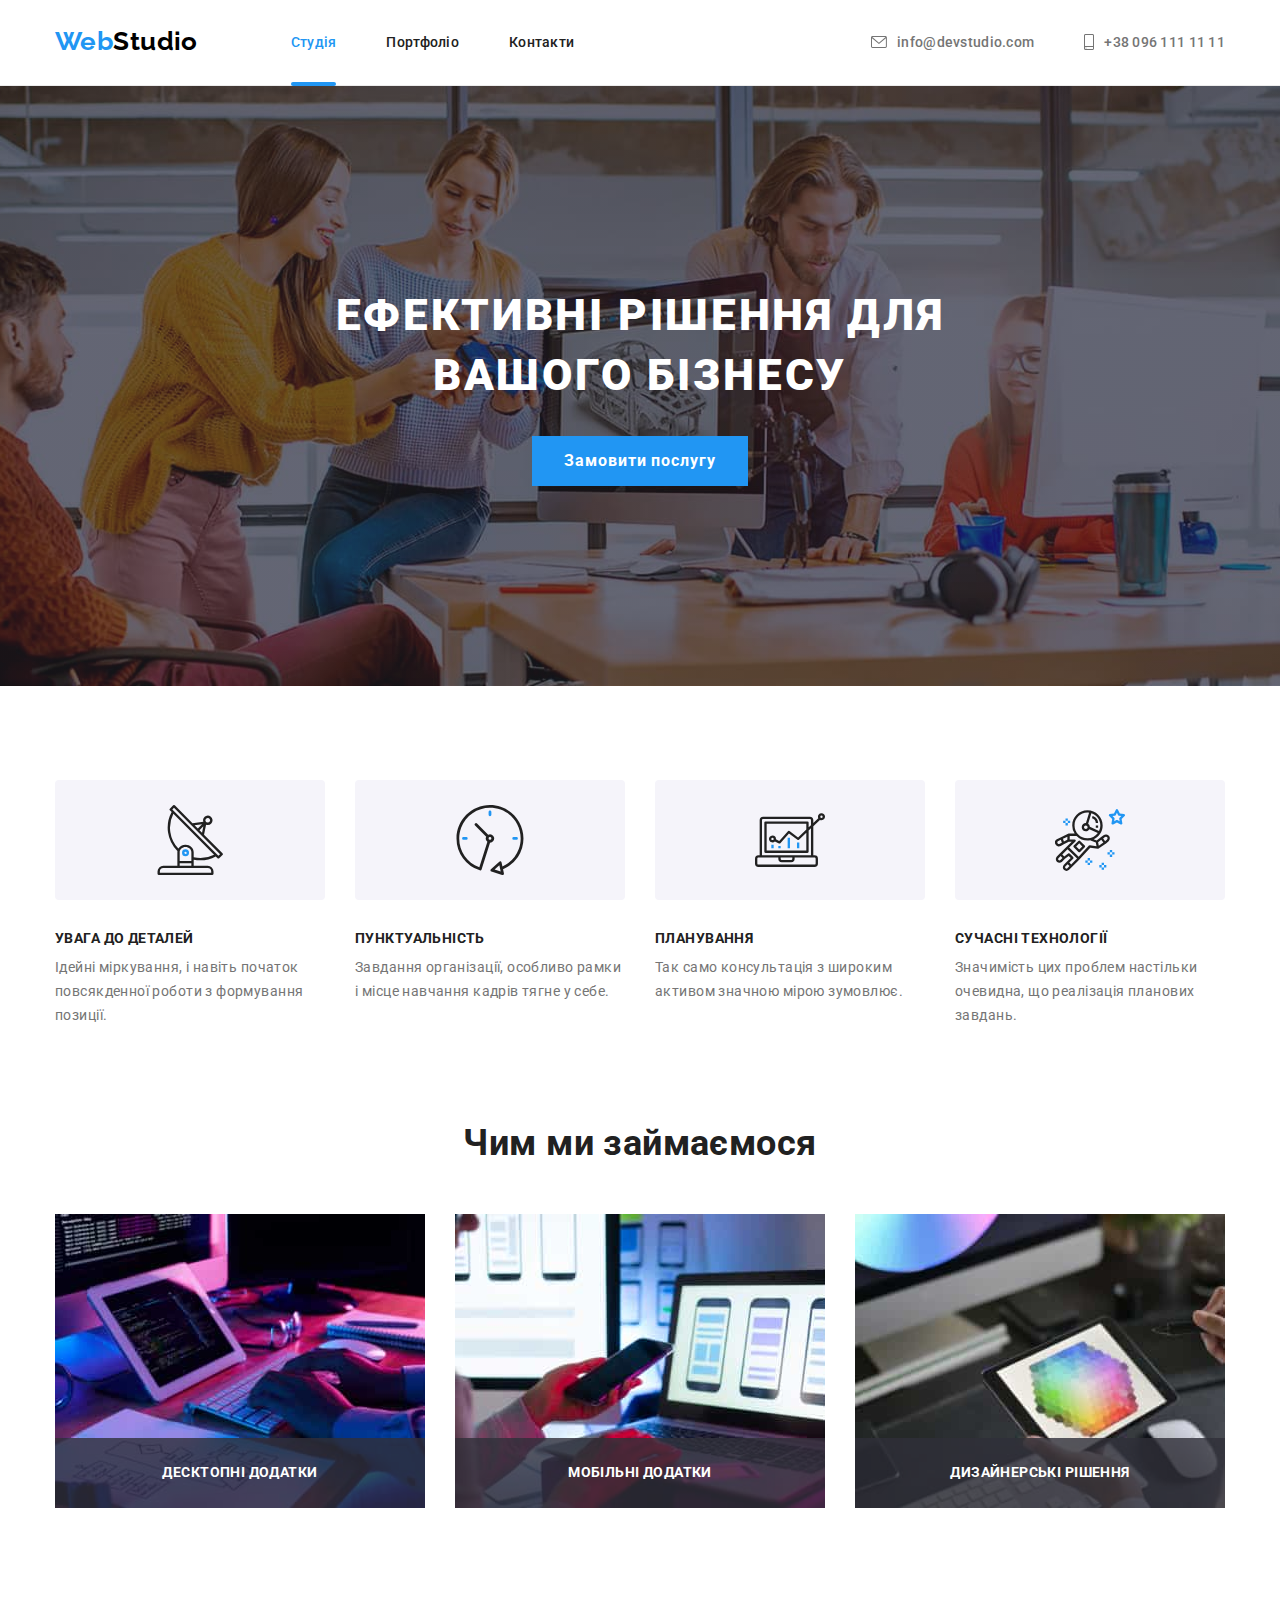
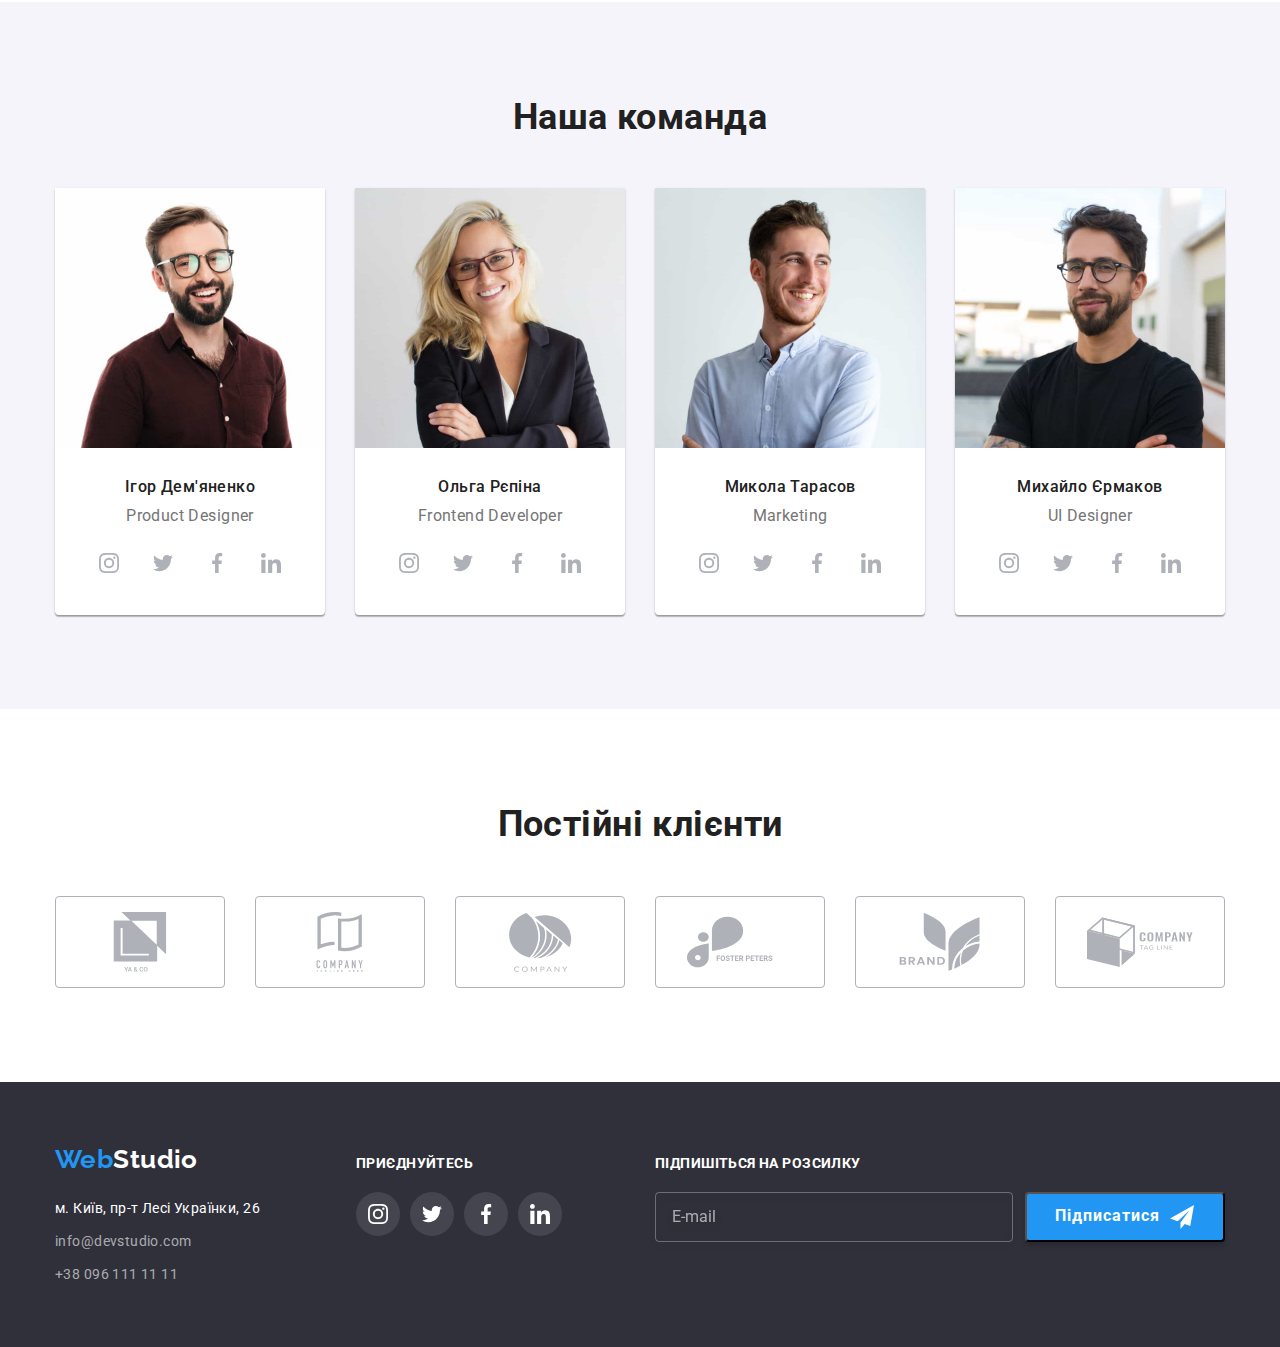
<file: index.html>
<!--https://www.figma.com/file/1ehrLBauvVFu4mVhxsHzyZ/Web-Studio-(Version-2.1)?node-id=0%3A1-->
<!DOCTYPE html>
<html lang="uk">
  <head>
    <meta charset="UTF-8" />
    <meta http-equiv="X-UA-Compatible" content="IE=edge" />
    <meta name="viewport" content="width=device-width, initial-scale=1.0" />
    <link rel="preconnect" href="https://fonts.googleapis.com" />
    <link rel="preconnect" href="https://fonts.gstatic.com" crossorigin />
    <link
      href="https://fonts.googleapis.com/css2?family=Raleway:wght@700&family=Roboto:wght@400;500;700;900&display=swap"
      rel="stylesheet"
    />
    <link
      rel="stylesheet"
      href="https://cdnjs.cloudflare.com/ajax/libs/modern-normalize/1.0.0/modern-normalize.min.css"
    />
    <link rel="stylesheet" href="./css/main.min.css" />
    <!-- <link rel="stylesheet" href="./css/styles.css" /> -->
    <title>Web Studio</title>
  </head>

  <body>
    <!-- Хедер -->
    <header class="header">
      <div class="container header__container">
        <nav class="nav">
          <a href="./index.html" class="logo logo--header-indent"
            >Web<span class="logo__dark">Studio</span>
          </a>
          <ul class="site-nav">
            <li class="site-nav__item">
              <a href="./index.html" class="site-nav__link site-nav__link--current">Студія</a>
            </li>
            <li class="site-nav__item">
              <a href="./portfolio.html" class="site-nav__link">Портфоліо</a>
            </li>
            <li class="site-nav__item"><a href="#" class="site-nav__link">Контакти</a></li>
          </ul>
        </nav>

        <ul class="contacts header__contacts">
          <li class="contacts__item">
            <a href="mailto:info@devstudio.com" class="contacts__link">
              <svg class="contacts__icon" width="16" height="12">
                <use href="./images/icons.svg#envelope"></use>
              </svg>
              info@devstudio.com</a
            >
          </li>
          <li class="contacts__item">
            <a href="tel:+380961111111" class="contacts__link">
              <svg class="contacts__icon" width="10" height="16">
                <use href="./images/icons.svg#smartphone"></use></svg
              >+38 096 111 11 11</a
            >
          </li>
        </ul>
      </div>
    </header>

    <main>
      <!-- Герой -->
      <section class="hero">
        <div class="container">
          <h1 class="hero__title">Ефективні рішення для вашого бізнесу</h1>
          <button type="button" class="hero__button" data-modal-open>Замовити послугу</button>
        </div>
      </section>

      <!-- Наші особливості -->
      <section class="section">
        <div class="container">
          <h2 class="visually-hidden section__title">Наші особливості</h2>
          <ul class="features">
            <li class="features__item">
              <div class="features__icon-box">
                <svg width="70" height="70">
                  <use href="./images/icons.svg#antenna"></use>
                </svg>
              </div>
              <h3 class="features__title">Увага до деталей</h3>
              <p class="features__desc">
                Ідейні міркування, і навіть початок повсякденної роботи з формування позиції.
              </p>
            </li>
            <li class="features__item">
              <div class="features__icon-box">
                <svg width="70" height="70">
                  <use href="./images/icons.svg#clock"></use>
                </svg>
              </div>
              <h3 class="features__title">Пунктуальність</h3>
              <p class="features__desc">
                Завдання організації, особливо рамки і місце навчання кадрів тягне у себе.
              </p>
            </li>
            <li class="features__item">
              <div class="features__icon-box">
                <svg width="70" height="70">
                  <use href="./images/icons.svg#diagram"></use>
                </svg>
              </div>
              <h3 class="features__title">Планування</h3>
              <p class="features__desc">
                Так само консультація з широким активом значною мірою зумовлює.
              </p>
            </li>
            <li class="features__item">
              <div class="features__icon-box">
                <svg width="70" height="70">
                  <use href="./images/icons.svg#astronaut"></use>
                </svg>
              </div>
              <h3 class="features__title">Сучасні технології</h3>
              <p class="features__desc">
                Значимість цих проблем настільки очевидна, що реалізація планових завдань.
              </p>
            </li>
          </ul>
        </div>
      </section>

      <!-- Чим ми займаємося -->
      <section class="section section--no-pudding-top">
        <div class="container">
          <h2 class="section__title">Чим ми займаємося</h2>
          <ul class="activities">
            <li class="activities__item">
              <img src="./images/keyboard.jpeg" alt="Клавіатура" width="370" />
              <p class="activities__text">Десктопні додатки</p>
            </li>
            <li class="activities__item">
              <img src="./images/smartphone.jpeg" alt="Смартфон" width="370" />
              <p class="activities__text">Мобільні додатки</p>
            </li>
            <li class="activities__item">
              <img src="./images/tablet.jpeg" alt="Планшет" width="370" />
              <p class="activities__text">Дизайнерські рішення</p>
            </li>
          </ul>
        </div>
      </section>

      <!-- Наша команда -->
      <section class="section section--other-bg">
        <div class="container">
          <h2 class="section__title">Наша команда</h2>
          <ul class="team">
            <li class="team__item">
              <img src="./images/demyanenko.jpeg" alt="Ігор Дем'яненко" width="270" />
              <div class="team__box">
                <h3 class="team__title">Ігор Дем'яненко</h3>
                <p class="team__text">Product Designer</p>
                <ul class="socials">
                  <li>
                    <a
                      class="socials__link"
                      href="https://www.instagram.com/"
                      target="_blank"
                      rel="noopener noreferrer"
                      aria-label="Instagram"
                    >
                      <svg class="socials__icon" width="20" height="20">
                        <use href="./images/icons.svg#instagram"></use>
                      </svg>
                    </a>
                  </li>
                  <li>
                    <a
                      class="socials__link"
                      href="https://twitter.com"
                      target="_blank"
                      rel="noopener noreferrer"
                      aria-label="Twitter"
                    >
                      <svg class="socials__icon" width="20" height="20">
                        <use href="./images/icons.svg#twitter"></use>
                      </svg>
                    </a>
                  </li>
                  <li>
                    <a
                      class="socials__link"
                      href="https://www.facebook.com"
                      target="_blank"
                      rel="noopener noreferrer"
                      aria-label="Facebook"
                    >
                      <svg class="socials__icon" width="20" height="20">
                        <use href="./images/icons.svg#facebook"></use>
                      </svg>
                    </a>
                  </li>
                  <li>
                    <a
                      class="socials__link"
                      href="https://www.linkedin.com"
                      target="_blank"
                      rel="noopener noreferrer"
                      aria-label="Linkedin"
                    >
                      <svg class="socials__icon" width="20" height="20">
                        <use href="./images/icons.svg#linkedin"></use>
                      </svg>
                    </a>
                  </li>
                </ul>
              </div>
            </li>
            <li class="team__item">
              <img src="./images/repina.jpeg" alt="Ольга Рєпіна" width="270" />
              <div class="team__box">
                <h3 class="team__title">Ольга Рєпіна</h3>
                <p class="team__text">Frontend Developer</p>
                <ul class="socials">
                  <li>
                    <a
                      class="socials__link"
                      href="https://www.instagram.com/"
                      target="_blank"
                      rel="noopener noreferrer"
                      aria-label="Instagram"
                    >
                      <svg class="socials__icon" width="20" height="20">
                        <use href="./images/icons.svg#instagram"></use>
                      </svg>
                    </a>
                  </li>
                  <li>
                    <a
                      class="socials__link"
                      href="https://twitter.com"
                      target="_blank"
                      rel="noopener noreferrer"
                      aria-label="Twitter"
                    >
                      <svg class="socials__icon" width="20" height="20">
                        <use href="./images/icons.svg#twitter"></use>
                      </svg>
                    </a>
                  </li>
                  <li>
                    <a
                      class="socials__link"
                      href="https://www.facebook.com"
                      target="_blank"
                      rel="noopener noreferrer"
                      aria-label="Facebook"
                    >
                      <svg class="socials__icon" width="20" height="20">
                        <use href="./images/icons.svg#facebook"></use>
                      </svg>
                    </a>
                  </li>
                  <li>
                    <a
                      class="socials__link"
                      href="https://www.linkedin.com"
                      target="_blank"
                      rel="noopener noreferrer"
                      aria-label="Linkedin"
                    >
                      <svg class="socials__icon" width="20" height="20">
                        <use href="./images/icons.svg#linkedin"></use>
                      </svg>
                    </a>
                  </li>
                </ul>
              </div>
            </li>
            <li class="team__item">
              <img src="./images/tarasov.jpeg" alt="Микола Тарасов" width="270" />
              <div class="team__box">
                <h3 class="team__title">Микола Тарасов</h3>
                <p class="team__text">Marketing</p>
                <ul class="socials">
                  <li>
                    <a
                      class="socials__link"
                      href="https://www.instagram.com/"
                      target="_blank"
                      rel="noopener noreferrer"
                      aria-label="Instagram"
                    >
                      <svg class="socials__icon" width="20" height="20">
                        <use href="./images/icons.svg#instagram"></use>
                      </svg>
                    </a>
                  </li>
                  <li>
                    <a
                      class="socials__link"
                      href="https://twitter.com"
                      target="_blank"
                      rel="noopener noreferrer"
                      aria-label="Twitter"
                    >
                      <svg class="socials__icon" width="20" height="20">
                        <use href="./images/icons.svg#twitter"></use>
                      </svg>
                    </a>
                  </li>
                  <li>
                    <a
                      class="socials__link"
                      href="https://www.facebook.com"
                      target="_blank"
                      rel="noopener noreferrer"
                      aria-label="Facebook"
                    >
                      <svg class="socials__icon" width="20" height="20">
                        <use href="./images/icons.svg#facebook"></use>
                      </svg>
                    </a>
                  </li>
                  <li>
                    <a
                      class="socials__link"
                      href="https://www.linkedin.com"
                      target="_blank"
                      rel="noopener noreferrer"
                      aria-label="Linkedin"
                    >
                      <svg class="socials__icon" width="20" height="20">
                        <use href="./images/icons.svg#linkedin"></use>
                      </svg>
                    </a>
                  </li>
                </ul>
              </div>
            </li>
            <li class="team__item">
              <img src="./images/ermakov.jpeg" alt="Михайло Єрмаков" width="270" />
              <div class="team__box">
                <h3 class="team__title">Михайло Єрмаков</h3>
                <p class="team__text">UI Designer</p>
                <ul class="socials">
                  <li>
                    <a
                      class="socials__link"
                      href="https://www.instagram.com/"
                      target="_blank"
                      rel="noopener noreferrer"
                      aria-label="Instagram"
                    >
                      <svg class="socials__icon" width="20" height="20">
                        <use href="./images/icons.svg#instagram"></use>
                      </svg>
                    </a>
                  </li>
                  <li>
                    <a
                      class="socials__link"
                      href="https://twitter.com"
                      target="_blank"
                      rel="noopener noreferrer"
                      aria-label="Twitter"
                    >
                      <svg class="socials__icon" width="20" height="20">
                        <use href="./images/icons.svg#twitter"></use>
                      </svg>
                    </a>
                  </li>
                  <li>
                    <a
                      class="socials__link"
                      href="https://www.facebook.com"
                      target="_blank"
                      rel="noopener noreferrer"
                      aria-label="Facebook"
                    >
                      <svg class="socials__icon" width="20" height="20">
                        <use href="./images/icons.svg#facebook"></use>
                      </svg>
                    </a>
                  </li>
                  <li>
                    <a
                      class="socials__link"
                      href="https://www.linkedin.com"
                      target="_blank"
                      rel="noopener noreferrer"
                      aria-label="Linkedin"
                    >
                      <svg class="socials__icon" width="20" height="20">
                        <use href="./images/icons.svg#linkedin"></use>
                      </svg>
                    </a>
                  </li>
                </ul>
              </div>
            </li>
          </ul>
        </div>
      </section>

      <!-- Постійні клієнти -->
      <section class="section">
        <div class="container">
          <h2 class="section__title">Постійні клієнти</h2>
          <ul class="clients">
            <li class="clients__item">
              <a class="clients__link" href="#">
                <svg class="clients__icon" width="106" height="60">
                  <use href="./images/icons.svg#client1"></use>
                </svg>
              </a>
            </li>
            <li class="clients__item">
              <a class="clients__link" href="#">
                <svg class="clients__icon" width="106" height="60">
                  <use href="./images/icons.svg#client2"></use>
                </svg>
              </a>
            </li>
            <li class="clients__item">
              <a class="clients__link" href="#">
                <svg class="clients__icon" width="106" height="60">
                  <use href="./images/icons.svg#client3"></use>
                </svg>
              </a>
            </li>
            <li class="clients__item">
              <a class="clients__link" href="#">
                <svg class="clients__icon" width="106" height="60">
                  <use href="./images/icons.svg#client4"></use>
                </svg>
              </a>
            </li>
            <li class="clients__item">
              <a class="clients__link" href="#">
                <svg class="clients__icon" width="106" height="60">
                  <use href="./images/icons.svg#client5"></use>
                </svg>
              </a>
            </li>
            <li class="clients__item">
              <a class="clients__link" href="#">
                <svg class="clients__icon" width="106" height="60">
                  <use href="./images/icons.svg#client6"></use>
                </svg>
              </a>
            </li>
          </ul>
        </div>
      </section>
    </main>

    <!-- Футер -->
    <footer class="footer">
      <div class="container footer__container">
        <div class="footer-contacts-wrap footer-contacts-wrap--indent">
          <a href="./index.html" class="logo logo--footer-indent"
            >Web<span class="logo__light">Studio</span></a
          >
          <address class="footer-contacts">
            <ul class="footer-contacts__list">
              <li class="footer-contacts__item">
                <a
                  href="https://www.google.com/maps/place/Lesi+Ukrainky+Blvd,+26,+Kyiv,+02000/@50.4265807,30.5383858,17z/data=!3m1!4b1!4m5!3m4!1s0x40d4cf0e033ecbe9:0x57a4dffefec77da0!8m2!3d50.4265807!4d30.5383858"
                  target="_blank"
                  rel="noreferrer noopener nofollow"
                  class="footer-contacts__link footer-contacts__link--address"
                  >м. Київ, пр-т Лесі Українки, 26</a
                >
              </li>
              <li class="footer-contacts__item">
                <a href="mailto:info@devstudio.com" class="footer-contacts__link"
                  >info@devstudio.com</a
                >
              </li>
              <li class="footer-contacts__item">
                <a href="tel:+380961111111" class="footer-contacts__link">+38 096 111 11 11</a>
              </li>
            </ul>
          </address>
        </div>

        <div class="footer-socials footer-socials--indent">
          <p class="footer-socials__caption footer-socials__caption--indent">Приєднуйтесь</p>
          <ul class="footer-socials__list">
            <li class="footer-socials__item">
              <a
                class="footer-socials__link"
                href="https://www.instagram.com/"
                target="_blank"
                rel="noopener noreferrer"
                aria-label="Instagram"
              >
                <svg class="footer-socials__icon" width="20" height="20">
                  <use href="./images/icons.svg#instagram"></use>
                </svg>
              </a>
            </li>
            <li class="footer-socials__item">
              <a
                class="footer-socials__link"
                href="https://twitter.com"
                target="_blank"
                rel="noopener noreferrer"
                aria-label="Twitter"
              >
                <svg class="footer-socials__icon" width="20" height="20">
                  <use href="./images/icons.svg#twitter"></use>
                </svg>
              </a>
            </li>
            <li class="footer-socials__item">
              <a
                class="footer-socials__link"
                href="https://www.facebook.com"
                target="_blank"
                rel="noopener noreferrer"
                aria-label="Facebook"
              >
                <svg class="footer-socials__icon" width="20" height="20">
                  <use href="./images/icons.svg#facebook"></use>
                </svg>
              </a>
            </li>
            <li class="footer-socials__item">
              <a
                class="footer-socials__link"
                href="https://www.linkedin.com"
                target="_blank"
                rel="noopener noreferrer"
                aria-label="Linkedin"
              >
                <svg class="footer-socials__icon" width="20" height="20">
                  <use href="./images/icons.svg#linkedin"></use>
                </svg>
              </a>
            </li>
          </ul>
        </div>

        <div class="footer-form">
          <label class="footer-form__caption footer-form__caption--indent" for="subscription"
            >Підпишіться на розсилку</label
          >
          <div class="footer-form__wrap footer-form__wrap--indent">
            <input
              class="footer-form__input"
              type="email"
              name="subscription-email"
              id="subscription"
              placeholder="E-mail"
            />

            <button class="footer-button" type="submit">
              <span class="footer-button__label">Підписатися</span>
              <svg class="footer-button__icon" width="24px" height="24px">
                <use href="./images/icons.svg#telegram"></use>
              </svg>
            </button>
          </div>
        </div>
      </div>
    </footer>

    <!-- Modal window -->
    <div class="backdrop is-hidden" data-modal>
      <div class="modal">
        <button class="modal__button" type="button" data-modal-close>
          <svg class="modal__close-icon" width="18" height="18">
            <use href="./images/icons.svg#close"></use>
          </svg>
        </button>

        <form class="register-form" name="register-form">
          <strong class="register-form__title">Залиште свої дані, ми вам передзвонимо</strong>

          <div class="register-form__wrap register-form__wrap--indent" role="group">
            <label class="register-form__field">
              <span class="register-form__label">Ім'я</span>
              <input class="register-form__input" type="text" name="name" autofocus />
              <svg class="register-form__icon" width="18" height="18">
                <use href="./images/icons.svg#person"></use>
              </svg>
            </label>
            <label class="register-form__field">
              <span class="register-form__label">Телефон</span>
              <input class="register-form__input" type="tel" name="tel" />
              <svg class="register-form__icon" width="18" height="18">
                <use href="./images/icons.svg#phone"></use>
              </svg>
            </label>
            <label class="register-form__field">
              <span class="register-form__label">Пошта</span>
              <input class="register-form__input" type="email" name="email" />
              <svg class="register-form__icon" width="18" height="18">
                <use href="./images/icons.svg#email"></use>
              </svg>
            </label>
            <label class="register-form__field">
              <span class="register-form__label">Коментар</span>
              <textarea
                class="register-form__message"
                placeholder="Введіть текст"
                name="comment"
              ></textarea>
            </label>
          </div>

          <label class="agreement agreement--indent">
            <input class="agreement__checkbox visually-hidden" type="checkbox" name="agreement" />
            <svg class="agreement__icons" width="16px" height="15px">
              <use class="agreement__icon-checked" href="./images/icons.svg#checked"></use>
              <use class="agreement__icon-unchecked" href="/images/icons.svg#unchecked"></use>
            </svg>
            <span class="agreement__desc">
              Погоджуюся з розсилкою та приймаю
              <a class="agreement__link" href="#" target="_blank">Умови договору</a>
            </span>
          </label>

          <button class="register-form__button" type="submit">Відправити</button>
        </form>
      </div>
    </div>

    <script src="./js/modal.js"></script>
  </body>
</html>
</file>
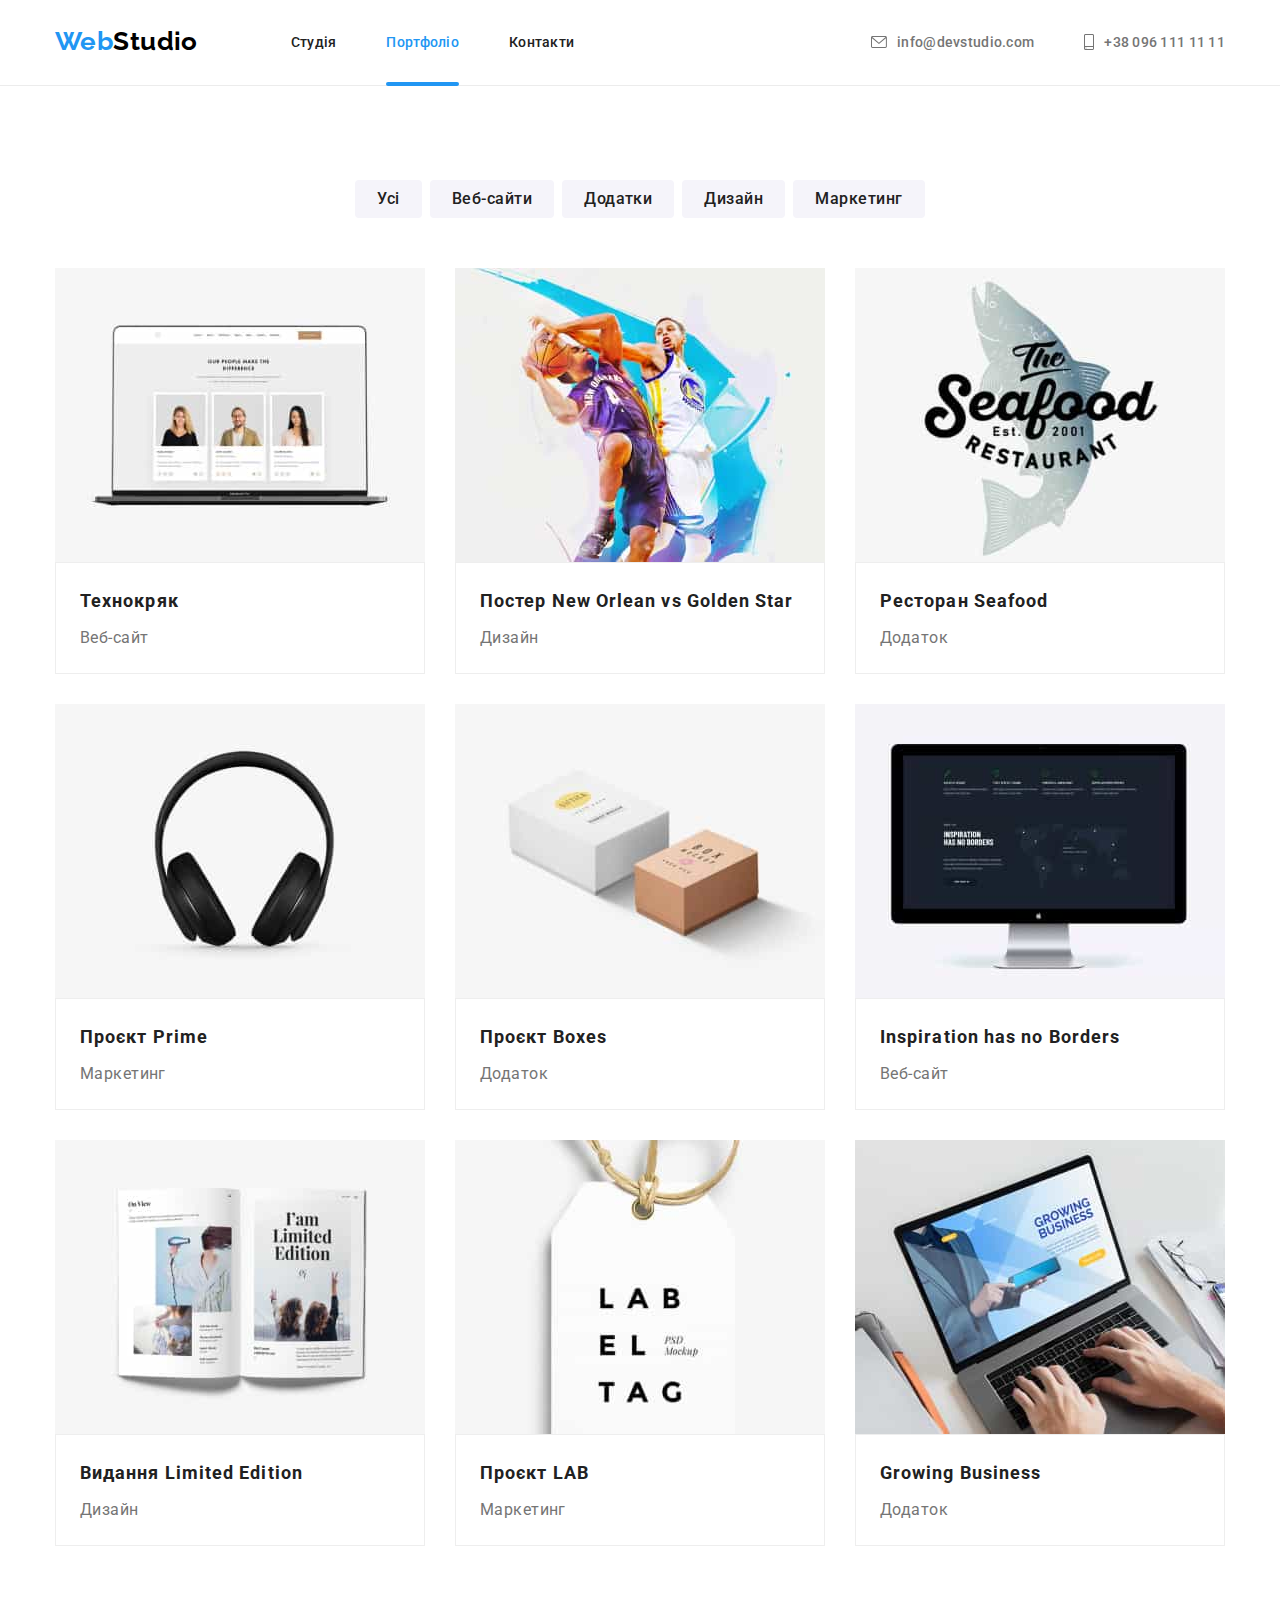
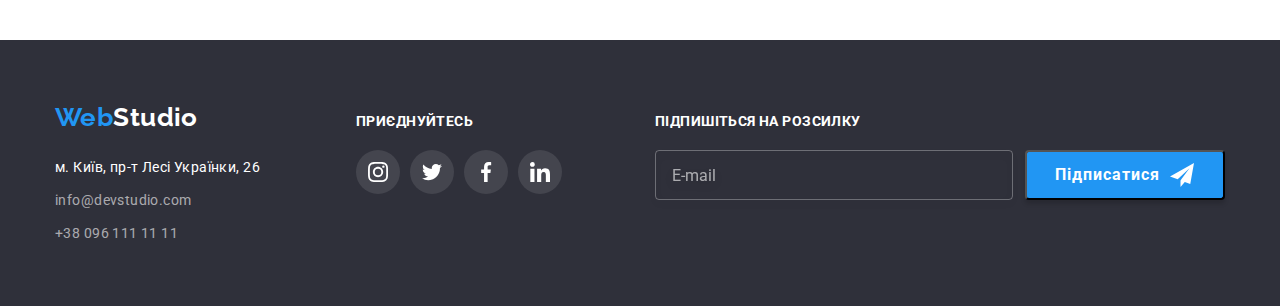
<file: portfolio.html>
<!DOCTYPE html>
<html lang="uk">
  <head>
    <meta charset="UTF-8" />
    <meta http-equiv="X-UA-Compatible" content="IE=edge" />
    <meta name="viewport" content="width=device-width, initial-scale=1.0" />
    <link rel="preconnect" href="https://fonts.googleapis.com" />
    <link rel="preconnect" href="https://fonts.gstatic.com" crossorigin />
    <link
      href="https://fonts.googleapis.com/css2?family=Raleway:wght@700&family=Roboto:wght@400;500;700;900&display=swap"
      rel="stylesheet"
    />
    <link
      rel="stylesheet"
      href="https://cdnjs.cloudflare.com/ajax/libs/modern-normalize/1.0.0/modern-normalize.min.css"
    />
    <link rel="stylesheet" href="./css/main.min.css" />
    <!-- <link rel="stylesheet" href="./css/styles.css" /> -->
    <title>Web Studio</title>
  </head>
  <body>
    <!-- Хедер -->
    <header class="header">
      <div class="container header__container">
        <nav class="nav">
          <a href="./index.html" class="logo logo--header-indent"
            >Web<span class="logo__dark">Studio</span>
          </a>
          <ul class="site-nav">
            <li class="site-nav__item">
              <a href="./index.html" class="site-nav__link">Студія</a>
            </li>
            <li class="site-nav__item">
              <a href="./portfolio.html" class="site-nav__link site-nav__link--current"
                >Портфоліо</a
              >
            </li>
            <li class="site-nav__item"><a href="#" class="site-nav__link">Контакти</a></li>
          </ul>
        </nav>

        <ul class="contacts header__contacts">
          <li class="contacts__item">
            <a href="mailto:info@devstudio.com" class="contacts__link">
              <svg class="contacts__icon" width="16" height="12">
                <use href="./images/icons.svg#envelope"></use>
              </svg>
              info@devstudio.com</a
            >
          </li>
          <li class="contacts__item">
            <a href="tel:+380961111111" class="contacts__link">
              <svg class="contacts__icon" width="10" height="16">
                <use href="./images/icons.svg#smartphone"></use></svg
              >+38 096 111 11 11</a
            >
          </li>
        </ul>
      </div>
    </header>

    <main>
      <!-- Наші роботи -->
      <section class="section">
        <div class="container">
          <div class="tab">
            <h1 class="visually-hidden tab__title">Наші роботи</h1>

            <ul class="tab__list">
              <li class="tab__item">
                <button type="button" class="tab__button">Усі</button>
              </li>
              <li class="tab__item">
                <button type="button" class="tab__button">Веб-сайти</button>
              </li>
              <li class="tab__item">
                <button type="button" class="tab__button">Додатки</button>
              </li>
              <li class="tab__item">
                <button type="button" class="tab__button">Дизайн</button>
              </li>
              <li class="tab__item">
                <button type="button" class="tab__button">Маркетинг</button>
              </li>
            </ul>
          </div>

          <ul class="product">
            <li class="product__item">
              <a href="#" class="product__link">
                <div class="product__thumb">
                  <img src="./images/laptop.jpeg" alt="Ноутбук" width="370" />
                  <div class="overlay">
                    <p class="overlay__desc">
                      Ресурс пропонує комплексні пропозиції з різним рівнем функціоналу та сервісів.
                      Все це дозволить відвідувачу отримати вичерпні відомості про компанію чи
                      приватну особу.
                    </p>
                  </div>
                </div>
                <div class="product__desc">
                  <h2 class="product__name">Технокряк</h2>
                  <p class="product__tag">Веб-сайт</p>
                </div>
              </a>
            </li>
            <li class="product__item">
              <a href="#" class="product__link">
                <div class="product__thumb">
                  <img src="./images/basketball-players.jpeg" alt="Баскетболісти" width="370" />
                  <div class="overlay">
                    <p class="overlay__desc">
                      Ресурс пропонує комплексні пропозиції з різним рівнем функціоналу та сервісів.
                      Все це дозволить відвідувачу отримати вичерпні відомості про компанію чи
                      приватну особу.
                    </p>
                  </div>
                </div>
                <div class="product__desc">
                  <h2 class="product__name">Постер New Orlean vs Golden Star</h2>
                  <p class="product__tag">Дизайн</p>
                </div>
              </a>
            </li>
            <li class="product__item">
              <a href="#" class="product__link">
                <div class="product__thumb">
                  <img src="./images/restaurant-emblem.jpeg" alt="Емблема ресторану" width="370" />
                  <div class="overlay">
                    <p class="overlay__desc">
                      Ресурс пропонує комплексні пропозиції з різним рівнем функціоналу та сервісів.
                      Все це дозволить відвідувачу отримати вичерпні відомості про компанію чи
                      приватну особу.
                    </p>
                  </div>
                </div>
                <div class="product__desc">
                  <h2 class="product__name">Ресторан Seafood</h2>
                  <p class="product__tag">Додаток</p>
                </div>
              </a>
            </li>
            <li class="product__item">
              <a href="#" class="product__link">
                <div class="product__thumb">
                  <img src="./images/headphones.jpeg" alt="Навушники" width="370" />
                  <div class="overlay">
                    <p class="overlay__desc">
                      Ресурс пропонує комплексні пропозиції з різним рівнем функціоналу та сервісів.
                      Все це дозволить відвідувачу отримати вичерпні відомості про компанію чи
                      приватну особу.
                    </p>
                  </div>
                </div>
                <div class="product__desc">
                  <h2 class="product__name">Проєкт Prime</h2>
                  <p class="product__tag">Маркетинг</p>
                </div>
              </a>
            </li>
            <li class="product__item">
              <a href="#" class="product__link">
                <div class="product__thumb">
                  <img src="./images/boxes.jpeg" alt="Коробки" width="370" />
                  <div class="overlay">
                    <p class="overlay__desc">
                      Ресурс пропонує комплексні пропозиції з різним рівнем функціоналу та сервісів.
                      Все це дозволить відвідувачу отримати вичерпні відомості про компанію чи
                      приватну особу.
                    </p>
                  </div>
                </div>
                <div class="product__desc">
                  <h2 class="product__name">Проєкт Boxes</h2>
                  <p class="product__tag">Додаток</p>
                </div>
              </a>
            </li>
            <li class="product__item">
              <a href="#" class="product__link">
                <div class="product__thumb">
                  <img src="./images/imac.jpeg" alt="Монітор комп'ютера" width="370" />
                  <div class="overlay">
                    <p class="overlay__desc">
                      Ресурс пропонує комплексні пропозиції з різним рівнем функціоналу та сервісів.
                      Все це дозволить відвідувачу отримати вичерпні відомості про компанію чи
                      приватну особу.
                    </p>
                  </div>
                </div>
                <div class="product__desc">
                  <h2 class="product__name">Inspiration has no Borders</h2>
                  <p class="product__tag">Веб-сайт</p>
                </div>
              </a>
            </li>
            <li class="product__item">
              <a href="#" class="product__link">
                <div class="product__thumb">
                  <img src="./images/magazine.jpeg" alt="Журнал" width="370" />
                  <div class="overlay">
                    <p class="overlay__desc">
                      Ресурс пропонує комплексні пропозиції з різним рівнем функціоналу та сервісів.
                      Все це дозволить відвідувачу отримати вичерпні відомості про компанію чи
                      приватну особу.
                    </p>
                  </div>
                </div>
                <div class="product__desc">
                  <h2 class="product__name">Видання Limited Edition</h2>
                  <p class="product__tag">Дизайн</p>
                </div>
              </a>
            </li>
            <li class="product__item">
              <a href="#" class="product__link">
                <div class="product__thumb">
                  <img src="./images/signboard.jpeg" alt="Вивіска" width="370" />
                  <div class="overlay">
                    <p class="overlay__desc">
                      Ресурс пропонує комплексні пропозиції з різним рівнем функціоналу та сервісів.
                      Все це дозволить відвідувачу отримати вичерпні відомості про компанію чи
                      приватну особу.
                    </p>
                  </div>
                </div>
                <div class="product__desc">
                  <h2 class="product__name">Проєкт LAB</h2>
                  <p class="product__tag">Маркетинг</p>
                </div>
              </a>
            </li>
            <li class="product__item">
              <a href="#" class="product__link">
                <div class="product__thumb">
                  <img src="./images/typing-on-laptop.jpeg" alt="Набір на клавіатурі" width="370" />
                  <div class="overlay">
                    <p class="overlay__desc">
                      Ресурс пропонує комплексні пропозиції з різним рівнем функціоналу та сервісів.
                      Все це дозволить відвідувачу отримати вичерпні відомості про компанію чи
                      приватну особу.
                    </p>
                  </div>
                </div>
                <div class="product__desc">
                  <h2 class="product__name">Growing Business</h2>
                  <p class="product__tag">Додаток</p>
                </div>
              </a>
            </li>
          </ul>
        </div>
      </section>
    </main>

    <!-- Футер -->
    <footer class="footer">
      <div class="container footer__container">
        <div class="footer-contacts-wrap footer-contacts-wrap--indent">
          <a href="./index.html" class="logo logo--footer-indent"
            >Web<span class="logo__light">Studio</span></a
          >
          <address class="footer-contacts">
            <ul class="footer-contacts__list">
              <li class="footer-contacts__item">
                <a
                  href="https://www.google.com/maps/place/Lesi+Ukrainky+Blvd,+26,+Kyiv,+02000/@50.4265807,30.5383858,17z/data=!3m1!4b1!4m5!3m4!1s0x40d4cf0e033ecbe9:0x57a4dffefec77da0!8m2!3d50.4265807!4d30.5383858"
                  target="_blank"
                  rel="noreferrer noopener nofollow"
                  class="footer-contacts__link footer-contacts__link--address"
                  >м. Київ, пр-т Лесі Українки, 26</a
                >
              </li>
              <li class="footer-contacts__item">
                <a href="mailto:info@devstudio.com" class="footer-contacts__link"
                  >info@devstudio.com</a
                >
              </li>
              <li class="footer-contacts__item">
                <a href="tel:+380961111111" class="footer-contacts__link">+38 096 111 11 11</a>
              </li>
            </ul>
          </address>
        </div>

        <div class="footer-socials footer-socials--indent">
          <p class="footer-socials__caption footer-socials__caption--indent">Приєднуйтесь</p>
          <ul class="footer-socials__list">
            <li class="footer-socials__item">
              <a
                class="footer-socials__link"
                href="https://www.instagram.com/"
                target="_blank"
                rel="noopener noreferrer"
                aria-label="Instagram"
              >
                <svg class="footer-socials__icon" width="20" height="20">
                  <use href="./images/icons.svg#instagram"></use>
                </svg>
              </a>
            </li>
            <li class="footer-socials__item">
              <a
                class="footer-socials__link"
                href="https://twitter.com"
                target="_blank"
                rel="noopener noreferrer"
                aria-label="Twitter"
              >
                <svg class="footer-socials__icon" width="20" height="20">
                  <use href="./images/icons.svg#twitter"></use>
                </svg>
              </a>
            </li>
            <li class="footer-socials__item">
              <a
                class="footer-socials__link"
                href="https://www.facebook.com"
                target="_blank"
                rel="noopener noreferrer"
                aria-label="Facebook"
              >
                <svg class="footer-socials__icon" width="20" height="20">
                  <use href="./images/icons.svg#facebook"></use>
                </svg>
              </a>
            </li>
            <li class="footer-socials__item">
              <a
                class="footer-socials__link"
                href="https://www.linkedin.com"
                target="_blank"
                rel="noopener noreferrer"
                aria-label="Linkedin"
              >
                <svg class="footer-socials__icon" width="20" height="20">
                  <use href="./images/icons.svg#linkedin"></use>
                </svg>
              </a>
            </li>
          </ul>
        </div>

        <div class="footer-form">
          <label class="footer-form__caption footer-form__caption--indent" for="subscription"
            >Підпишіться на розсилку</label
          >
          <div class="footer-form__wrap footer-form__wrap--indent">
            <input
              class="footer-form__input"
              type="email"
              name="subscription-email"
              id="subscription"
              placeholder="E-mail"
            />

            <button class="footer-button" type="submit">
              <span class="footer-button__label">Підписатися</span>
              <svg class="footer-button__icon" width="24px" height="24px">
                <use href="./images/icons.svg#telegram"></use>
              </svg>
            </button>
          </div>
        </div>
      </div>
    </footer>
  </body>
</html>
</file>
<file: css/styles.css>
/* :root {
  Text colors 
  --primary-txt-cl: #212121;
  --secondary-txt-cl: #757575;
  --white-txt-cl: #ffffff;
  --black-txt-cl: #000000;
  --footer-txt-cl: #ffffff99;

  BG colors 
  --dark-bg-cl: #2f303a;
  --light-bg-cl: #f5f4fa;
  --accent-cl: #2196f3;
  --button-bg-hover: #188ce8;
  --activities-bg-cl: #2f303acc;
  --overlay-bg-cl: #2196f3e5;
  --modal-bg-cl: #00000033;

  Others 
  --border-cl: #eeeeee;

  --icon-fill: #afb1b8;
  --icon-fill-footer: #ffffff1a;

  --placeholder-cl: #75757580;
  --placeholder-footer-cl: #ffffff99;
} */

/* .visually-hidden {
  position: absolute;
  white-space: nowrap;
  width: 1px;
  height: 1px;
  overflow: hidden;
  border: 0;
  padding: 0;
  clip: rect(0 0 0 0);
  clip-path: inset(50%);
  margin: -1px;
} */

/* body {
  font-family: 'Roboto', sans-serif;
  font-size: 14px;
  letter-spacing: 0.03em;
  color: var(--primary-txt-cl);
  background-color: var(--white-txt-cl);
}
h1,
h2,
h3,
p {
  margin: 0;
}
ul {
  margin: 0;
  padding: 0;
}
img {
  display: block;
  max-width: 100%;
  height: auto;
}
.list {
  list-style: none;
}
.container {
  width: 1200px;
  margin: 0 auto;
  padding: 0 15px;
}
.section {
  padding: 94px 0;
} */

/* LOGO */
/* header logo */
/* .logo {
  text-decoration: none;
  font-family: 'Raleway', sans-serif;
  font-weight: 700;
  font-size: 26px;
  line-height: 1.38;
  color: var(--accent-cl);
}
.logo__header {
  color: var(--black-txt-cl);
}
.logo--header-indent {
  margin-right: 93px;
} */
/* footer logo */
/* .logo--footer-indent {
  margin-right: 0;
  display: block;
  margin-bottom: 20px;
}
.logo__footer {
  color: var(--white-txt-cl);
} */

/* HEADER */
/* .header {
  padding-top: 24px;
  padding-bottom: 25px;
  border-bottom: 1px solid #ececec;
}
.header__container {
  display: flex;
  align-items: center;
} */

/* header nav */
/* .nav {
  display: flex;
  align-items: center;
}
.nav__list {
  display: flex;
  align-items: center;
  gap: 50px;
}
.nav__item {
  position: relative;
}
.nav__link {
  text-decoration: none;
  font-weight: 500;
  line-height: 1.17;
  letter-spacing: 0.02em;
  color: var(--primary-txt-cl);

  transition-property: color;
  transition-duration: 250ms;
  transition-timing-function: cubic-bezier(0.4, 0, 0.2, 1);
}
.nav__link:hover,
.nav__link:focus {
  color: var(--accent-cl);
}
.nav__link--current::after {
  content: '';
  display: inline-block;
  width: 48px;
  height: 4px;
  background: var(--accent-cl);
  border-radius: 2px;

  position: absolute;
  width: 100%;
  left: 0;
  top: 48px;
}
.nav__link--current {
  color: var(--accent-cl);
} */

/* header contacts */
/* .header-contacts {
  display: flex;
  align-items: center;
  gap: 50px;
}
.header-contacts--wrap {
  margin-left: auto;
}
.header-contacts__link {
  display: flex;
  align-items: center;
  gap: 10px;
  text-decoration: none;
  font-weight: 500;
  line-height: 1.17;
  letter-spacing: 0.02em;
  color: var(--secondary-txt-cl);

  transition-property: color;
  transition-duration: 250ms;
  transition-timing-function: cubic-bezier(0.4, 0, 0.2, 1);
}
.header-contacts__link:hover,
.header-contacts__link:focus {
  color: var(--accent-cl);
}
.header-contacts__icon {
  fill: currentColor;
} */

/* FOOTER */
/* .footer {
  padding: 60px 0;
  background-color: var(--dark-bg-cl);
}
.footer__container {
  display: flex;
  justify-content: center;
  align-items: baseline;
} */

/* footer contacts */
/* .footer-contacts {
  font-style: normal;
}
.footer-contacts__list {
  display: flex;
  flex-direction: column;
  gap: 9px;
}
.footer-contacts-wrap--indent {
  margin-right: 70px;
  flex-grow: 1;
}
.footer-contacts__link {
  text-decoration: none;
  line-height: 1.71;
  color: var(--footer-txt-cl);

  transition-property: color;
  transition-duration: 250ms;
  transition-timing-function: cubic-bezier(0.4, 0, 0.2, 1);
}
.footer-contacts__link--address {
  color: var(--white-txt-cl);
}
.footer-contacts__link:hover,
.footer-contacts__link:focus {
  color: var(--accent-cl);
} */

/* footer socials */
/* .footer-socials--indent {
  margin-right: 93px;
}
.footer-socials__caption {
  text-transform: uppercase;
  color: var(--white-txt-cl);
  line-height: 1.14;
  font-weight: 700;
}
.footer-socials__caption--indent {
  margin-bottom: 20px;
}
.footer-socials__list {
  display: flex;
  gap: 10px;
}
.footer-socials__link {
  display: flex;
  justify-content: center;
  align-items: center;
  width: 44px;
  height: 44px;

  border-radius: 50%;
  background-color: var(--icon-fill-footer);
  color: var(--white-txt-cl);

  transition-property: background-color;
  transition-duration: 250ms;
  transition-timing-function: cubic-bezier(0.4, 0, 0.2, 1);
}
.footer-socials__link:hover,
.footer-socials__link:focus {
  background-color: var(--accent-cl);
}
.footer-socials__icon {
  fill: currentColor;
} */

/* footer form */
/* .footer-form__wrap--indent {
  display: flex;
  gap: 12px;
  justify-content: center;
  align-items: center;
}
.footer-form__caption {
  font-size: 14px;
  font-weight: 700;
  line-height: 1.14;
  text-transform: uppercase;
  color: var(--white-txt-cl);
  display: block;
}
.footer-form__caption--indent {
  margin-bottom: 20px;
}
.footer-form__input {
  font-size: 16px;
  line-height: 1.25;
  width: 358px;
  height: 50px;
  color: var(--placeholder-footer-cl);
  border: 1px solid rgba(255, 255, 255, 0.3);
  filter: drop-shadow(0px 4px 4px rgba(0, 0, 0, 0.15));
  border-radius: 4px;
  background-color: inherit;
  padding: 15px 16px;
}
.footer-form__input::placeholder {
  font-size: 16px;
  color: var(--placeholder-footer-cl);
}
.footer-button {
  width: 200px;
  height: 50px;
  color: var(--white-txt-cl);
  background-color: var(--accent-cl);
  box-shadow: 0px 4px 4px rgba(0, 0, 0, 0.15);
  border-radius: 4px;
  letter-spacing: 0.06em;
  padding: 10px 28px;
  cursor: pointer;

  display: flex;
  align-items: center;
  text-align: center;
  gap: 10px;
}
.footer-button__label {
  font-size: 16px;
  font-weight: 700;
  line-height: 1.88;
  align-items: center;
  text-align: center;
  letter-spacing: 0.06em;
  color: var(--white-txt-cl);
}
.footer-button__icon {
  fill: var(--white-txt-cl);
} */

/* INDEX.HTML */

/* Герой */
/* .hero {
  padding-top: 200px;
  padding-bottom: 200px;
  text-align: center;

  background-color: var(--dark-bg-cl);
  background-image: linear-gradient(to right, #2f303a66, #2f303a66), url(../images/hero-img.jpeg);

  background-size: cover;
  background-position: center;
  background-repeat: no-repeat;
  max-width: 1600px;
  margin: 0 auto;
}
.hero__title {
  width: 696px;
  margin: 0 auto;

  text-transform: uppercase;
  font-weight: 900;
  font-size: 44px;
  line-height: 1.36;
  letter-spacing: 0.06em;
  color: var(--white-txt-cl);
}
.hero__title--indent {
  margin-bottom: 30px;
}
.hero__button {
  padding: 10px 32px;
  margin: 0 auto;

  cursor: pointer;
  border: none;
  font-weight: 700;
  font-size: 16px;
  line-height: 1.88;
  letter-spacing: 0.06em;
  color: var(--white-txt-cl);
  background-color: var(--accent-cl);

  transition-property: background-color;
  transition-duration: 250ms;
  transition-timing-function: cubic-bezier(0.4, 0, 0.2, 1);
}
.hero__button:hover,
.hero__button:focus {
  background-color: var(--button-bg-hover);
} */

/* Наші особливості  */
/* .features__list {
  display: flex;
  gap: 30px;
}
.features__icon {
  display: flex;
  justify-content: center;
  align-items: center;
  height: 120px;
  margin-bottom: 30px;
  border-radius: 4px;

  background: var(--light-bg-cl);
}
.features__subtitle {
  width: 270px;
  margin-bottom: 10px;

  text-transform: uppercase;
  font-weight: 700;
  font-size: 14px;
  line-height: 1.17;
  color: var(--primary-txt-cl);
}
.features__desc {
  width: 270px;
  margin: 0;

  line-height: 1.71;
  color: var(--secondary-txt-cl);
} */

/* Чим ми займаємося */
/* .activities-section--indent {
  padding-top: 0;
}
.activities__title {
  text-align: center;
  font-weight: 700;
  font-size: 36px;
  line-height: 1.17;
  color: var(--primary-txt-cl);
}
.activities__title--indent {
  margin-bottom: 50px;
}
.activities__list {
  display: flex;
  gap: 30px;
}
.activities__item {
  position: relative;
}

.activities__subtitle {
  font-weight: 700;
  line-height: 1.14;
  text-transform: uppercase;
  color: var(--white-txt-cl);
  background-color: var(--activities-bg-cl);
  display: flex;
  justify-content: center;
  align-items: center;
  width: 370px;
  height: 70px;
  position: absolute;
  bottom: 0;
} */

/* Наша команда */
/* .team-section--color {
  background-color: var(--light-bg-cl);
}
.team__title {
  text-align: center;
  font-weight: 700;
  font-size: 36px;
  line-height: 1.17;
  color: var(--primary-txt-cl);
}
.team__title--indent {
  margin-bottom: 50px;
}
.team__list {
  display: flex;
  gap: 30px;
}
.team__item {
  background-color: var(--white-txt-cl);
  box-shadow: 0px 1px 3px rgba(0, 0, 0, 0.12), 0px 1px 1px rgba(0, 0, 0, 0.14),
    0px 2px 1px rgba(0, 0, 0, 0.2);
  border-radius: 0px 0px 4px 4px;
}
.member {
  padding: 30px 0 30px;
}
.member__name {
  margin-bottom: 10px;
  text-align: center;

  font-weight: 500;
  font-size: 16px;
  line-height: 1.17;
  color: var(--primary-txt-cl);
}
.member__position {
  text-align: center;
  margin-bottom: 16px;

  font-size: 16px;
  line-height: 1.17;
  color: var(--secondary-txt-cl);
}
.socials {
  display: flex;
  gap: 10px;
  justify-content: center;
}
.socials__link {
  display: flex;
  justify-content: center;
  align-items: center;
  width: 44px;
  height: 44px;
  border-radius: 50%;
  color: var(--icon-fill);

  transition-property: color, background-color;
  transition-duration: 250ms;
  transition-timing-function: cubic-bezier(0.4, 0, 0.2, 1);
}
.socials__link:hover,
.socials__link:focus {
  color: var(--white-txt-cl);
  background-color: var(--accent-cl);
}
.socials__icon {
  fill: currentColor;
} */

/* Постійні клієнти */
/* .clients__title {
  text-align: center;
  font-weight: 700;
  font-size: 36px;
  line-height: 1.17;
  color: var(--primary-txt-cl);
}
.clients__title--indent {
  margin-bottom: 50px;
}
.clients_list {
  display: flex;
  gap: 30px;
}
.clients__item {
  width: 170px;
  height: 92px;
}
.clients__link {
  display: flex;
  justify-content: center;
  align-items: center;
  width: 100%;
  height: 100%;
  cursor: pointer;
  border: 1px solid #afb1b8;
  border-radius: 4px;
  color: var(--icon-fill);

  transition-property: color, border-color;
  transition-duration: 250ms;
  transition-timing-function: cubic-bezier(0.4, 0, 0.2, 1);
}
.clients__icon {
  fill: currentColor;
}
.clients__link:hover,
.clients__link:focus {
  color: var(--accent-cl);
  border-color: var(--accent-cl);
} */

/* PORTFOLIO.HTML */
/* portfolio tabs */
/* .tab__list {
  display: flex;
  justify-content: center;
  margin-bottom: 50px;
  gap: 8px;
}
.tab__button {
  padding: 6px 22px;

  cursor: pointer;
  border-radius: 4px;
  border: none;
  font-weight: 500;
  font-family: 'Roboto', sans-serif;
  font-size: 16px;
  line-height: 1.63;
  letter-spacing: 0.03em;
  color: var(--primary-txt-cl);
  background-color: var(--light-bg-cl);

  transition-property: color, background-color, box-shadow;
  transition-duration: 250ms;
  transition-timing-function: cubic-bezier(0.4, 0, 0.2, 1);
}
.tab__button:hover,
.tab__button:focus {
  color: var(--white-txt-cl);
  background-color: var(--accent-cl);
  box-shadow: 0px 3px 1px rgba(0, 0, 0, 0.1), 0px 1px 2px rgba(0, 0, 0, 0.08),
    0px 2px 2px rgba(0, 0, 0, 0.12);
} */

/* portfolio products */
/* .product {
  display: flex;
  flex-wrap: wrap;
  gap: 30px;
}
.product__desc {
  padding: 20px 24px;
  border: 1px solid var(--border-cl);
}
.product__link {
  display: block;
  text-decoration: none;
  position: relative;

  transition-property: box-shadow;
  transition-duration: 250ms;
  transition-timing-function: cubic-bezier(0.4, 0, 0.2, 1);
}
.product__link:hover,
.product__link:focus {
  box-shadow: 0px 1px 1px rgba(0, 0, 0, 0.12), 0px 4px 4px rgba(0, 0, 0, 0.06),
    1px 4px 6px rgba(0, 0, 0, 0.16);
}
.product__thumb {
  position: relative;
  overflow: hidden;
}
.product__name {
  margin-bottom: 4px;

  font-weight: 700;
  font-size: 18px;
  line-height: 2;
  letter-spacing: 0.06em;
  color: var(--primary-txt-cl);
}
.product__tag {
  font-size: 16px;
  line-height: 1.88;
  color: var(--secondary-txt-cl);
}
.overlay {
  background-color: var(--overlay-bg-cl);
  padding: 63px 24px;
  position: absolute;
  width: 100%;
  height: 100%;
  top: 0;
  left: 0;

  transform: translatey(100%);
  transition: transform 250ms cubic-bezier(0.4, 0, 0.2, 1);
}
.overlay__desc {
  font-size: 18px;
  line-height: 1.56;
  width: 322px;
  color: var(--white-txt-cl);
}
.product__link:hover .overlay,
.product__link:focus .overlay {
  transform: translatey(0);
} */

/* Modal window */
/* .backdrop {
  position: fixed;
  top: 0;
  left: 0;
  width: 100%;
  height: 100%;
  background-color: var(--modal-bg-cl);

  opacity: 1;
  transition: opacity 250ms cubic-bezier(0.4, 0, 0.2, 1),
    visibility 250ms cubic-bezier(0.4, 0, 0.2, 1);
}
.backdrop.is-hidden {
  opacity: 0;
  pointer-events: none;
  visibility: hidden;
}
.backdrop.is-hidden.modal {
  transform: translate(-50%, -50%) scale(0.9);
}
.modal {
  padding: 40px;
  width: 528px;
  height: 581px;
  background-color: var(--white-txt-cl);
  box-shadow: 0px 1px 3px rgba(0, 0, 0, 0.12), 0px 1px 1px rgba(0, 0, 0, 0.14),
    0px 2px 1px rgba(0, 0, 0, 0.2);
  border-radius: 4px;

  position: absolute;
  top: 50%;
  left: 50%;
  transform: translate(-50%, -50%) scale(1);
}
.modal__button {
  position: absolute;
  top: 8px;
  right: 8px;
  color: var(--black-txt-cl);
  background-color: var(--white-txt-cl);
  border: 1px solid #0000001a;
  border-radius: 50%;
  padding: 6px;

  display: flex;
  justify-content: center;
  align-items: center;
  cursor: pointer;

  transition-property: color;
  transition-duration: 250ms;
  transition-timing-function: cubic-bezier(0.4, 0, 0.2, 1);
}
.modal__button:hover,
.modal__button:focus {
  color: var(--accent-cl);
}
.modal__close-icon {
  fill: currentColor;
} */

/* Register form */
/* .register-form__title {
  display: block;
  width: 448px;
  font-size: 20px;
  letter-spacing: 0.03em;
  line-height: 1.15;
  text-align: center;
  color: var(--primary-txt-cl);
  margin-bottom: 12px;
}
.register-form__wrap--indent {
  margin-bottom: 20px;
}
.register-form__field {
  display: block;
  position: relative;
}
.register-form__field:not(:last-child) {
  margin-bottom: 10px;
}
.register-form__label {
  font-size: 12px;
  display: block;
  font-weight: 400;
  line-height: 1.17;
  letter-spacing: 0.01em;
  color: var(--secondary-txt-cl);
  margin-bottom: 4px;
}
.register-form__input {
  width: 100%;
  height: 40px;
  padding-left: 42px;
  padding-right: 42px;
  border: 1px solid rgba(33, 33, 33, 0.2);
  border-radius: 4px;
  outline: transparent;

  transition-property: border-color;
  transition-duration: 250ms;
  transition-timing-function: cubic-bezier(0.4, 0, 0.2, 1);
}
.register-form__input:focus {
  border-color: var(--accent-cl);
}
.register-form__input:focus + .register-form__icon {
  fill: var(--accent-cl);
}
.register-form__icon {
  position: absolute;
  left: 12px;
  bottom: 11px;
  fill: var(--primary-txt-cl);

  transition-property: fill;
  transition-duration: 250ms;
  transition-timing-function: cubic-bezier(0.4, 0, 0.2, 1);
}
.register-form__message {
  display: block;
  width: 100%;
  height: 120px;
  font-size: 12px;
  letter-spacing: 0.01em;
  line-height: 1.17;
  color: var(--secondary-txt-cl);
  padding: 12px 16px;
  border: 1px solid rgba(33, 33, 33, 0.2);
  border-radius: 4px;
  resize: none;
  outline: transparent;
}
.register-form__message::placeholder {
  color: var(--placeholder-cl);
}
.agreement {
  display: flex;
  justify-content: center;
  align-items: center;
  gap: 7px;
}
.agreement--indent {
  margin-bottom: 30px;
}
.agreement__desc {
  font-size: 13px;
  line-height: 1.71;
  user-select: none;
  color: var(--secondary-txt-cl);
}
.agreement__link {
  font-size: 14px;
  line-height: 1.71;
  letter-spacing: 0.03em;
  color: var(--accent-cl);
}
.register-form__button {
  width: 200px;
  min-height: 50px;
  padding: 10px 52px;
  box-shadow: 0px 4px 4px rgba(0, 0, 0, 0.15);
  border-radius: 4px;
  cursor: pointer;
  border: none;
  font-weight: 700;
  font-family: 'Roboto', sans-serif;
  font-size: 16px;
  line-height: 1.88;
  letter-spacing: 0.06em;
  color: var(--white-txt-cl);
  background-color: var(--accent-cl);
  display: block;
  margin: 0 auto;

  transition-property: background-color;
  transition-duration: 250ms;
  transition-timing-function: cubic-bezier(0.4, 0, 0.2, 1);
}
.register-form__button:hover,
.register-form__button:focus {
  background-color: var(--button-bg-hover);
}

.agreement__icon-checked {
  opacity: 0;
  transition: opacity 250ms cubic-bezier(0.4, 0, 0.2, 1);
}
.agreement__icon-unchecked {
  transition: opacity 250ms cubic-bezier(0.4, 0, 0.2, 1);
}
.agreement__checkbox:checked + .agreement__icons .agreement__icon-checked {
  opacity: 1;
}

.agreement__checkbox:checked + .agreement__icons .agreement__icon-unchecked {
  opacity: 0;
}

.agreement__checkbox:focus + .agreement__icons {
  border-radius: 2px;
}
.agreement__checkbox + .agreement__icons {
  border: 2px solid var(--primary-txt-cl);
  border-radius: 2px;
} */
</file>
<file: css/main.min.css>
:root{--primary-txt-cl: #212121;--secondary-txt-cl: #757575;--white-txt-cl: #ffffff;--black-txt-cl: #000000;--footer-txt-cl: #ffffff99;--dark-bg-cl: #2f303a;--light-bg-cl: #f5f4fa;--accent-cl: #2196f3;--button-bg-hover: #188ce8;--activities-bg-cl: #2f303acc;--overlay-bg-cl: #2196f3e5;--modal-bg-cl: #00000033;--border-cl: #eeeeee;--icon-fill: #afb1b8;--icon-fill-footer: #ffffff1a;--placeholder-cl: #75757580;--placeholder-footer-cl: #ffffff99}.visually-hidden{position:absolute;white-space:nowrap;width:1px;height:1px;overflow:hidden;border:0;padding:0;clip:rect(0 0 0 0);-webkit-clip-path:inset(50%);clip-path:inset(50%);margin:-1px}body{font-family:"Roboto",sans-serif;font-size:14px;letter-spacing:.03em;color:var(--primary-txt-cl);background-color:var(--white-txt-cl)}h1,h2,h3,p{margin:0}ul{list-style:none;margin:0;padding:0}img{display:block;max-width:100%;height:auto}.container{width:1200px;margin:0 auto;padding:0 15px}.section{padding:94px 0}.section__title{text-align:center;font-weight:700;font-size:36px;line-height:1.17;color:var(--primary-txt-cl);margin-bottom:50px}.logo{text-decoration:none;font-family:"Raleway",sans-serif;font-weight:700;font-size:26px;line-height:1.38;color:var(--accent-cl)}.logo__dark{color:var(--black-txt-cl)}.logo--header-indent{margin-right:93px}.logo__light{color:var(--white-txt-cl)}.logo--footer-indent{margin-right:0;display:block;margin-bottom:20px}.header{padding-top:24px;padding-bottom:25px;border-bottom:1px solid #ececec}.header__container{display:-webkit-box;display:-ms-flexbox;display:flex;-webkit-box-align:center;-ms-flex-align:center;align-items:center}.nav{display:-webkit-box;display:-ms-flexbox;display:flex;-webkit-box-align:center;-ms-flex-align:center;align-items:center}.site-nav{display:-webkit-box;display:-ms-flexbox;display:flex;-webkit-box-align:center;-ms-flex-align:center;align-items:center;gap:50px}.site-nav__item{position:relative}.site-nav__link{text-decoration:none;font-weight:500;line-height:1.17;letter-spacing:.02em;color:var(--primary-txt-cl);-webkit-transition-property:color;transition-property:color;-webkit-transition-duration:250ms;transition-duration:250ms;-webkit-transition-timing-function:cubic-bezier(0.4, 0, 0.2, 1);transition-timing-function:cubic-bezier(0.4, 0, 0.2, 1)}.site-nav__link:hover,.site-nav__link:focus{color:var(--accent-cl)}.site-nav__link--current::after{content:"";display:inline-block;width:48px;height:4px;background:var(--accent-cl);border-radius:2px;position:absolute;width:100%;left:0;top:48px}.site-nav__link--current{color:var(--accent-cl)}.contacts{display:-webkit-box;display:-ms-flexbox;display:flex;-webkit-box-align:center;-ms-flex-align:center;align-items:center;gap:50px}.header__contacts{margin-left:auto}.contacts__link{display:-webkit-box;display:-ms-flexbox;display:flex;-webkit-box-align:center;-ms-flex-align:center;align-items:center;gap:10px;text-decoration:none;font-weight:500;line-height:1.17;letter-spacing:.02em;color:var(--secondary-txt-cl);-webkit-transition-property:color;transition-property:color;-webkit-transition-duration:250ms;transition-duration:250ms;-webkit-transition-timing-function:cubic-bezier(0.4, 0, 0.2, 1);transition-timing-function:cubic-bezier(0.4, 0, 0.2, 1)}.contacts__link:hover,.contacts__link:focus{color:var(--accent-cl)}.contacts__icon{fill:currentColor}.footer{padding:60px 0;background-color:var(--dark-bg-cl)}.footer__container{display:-webkit-box;display:-ms-flexbox;display:flex;-webkit-box-pack:center;-ms-flex-pack:center;justify-content:center;-webkit-box-align:baseline;-ms-flex-align:baseline;align-items:baseline}.footer-contacts{font-style:normal}.footer-contacts__list{display:-webkit-box;display:-ms-flexbox;display:flex;-webkit-box-orient:vertical;-webkit-box-direction:normal;-ms-flex-direction:column;flex-direction:column;gap:9px}.footer-contacts-wrap--indent{margin-right:70px;-webkit-box-flex:1;-ms-flex-positive:1;flex-grow:1}.footer-contacts__link{text-decoration:none;line-height:1.71;color:var(--footer-txt-cl);-webkit-transition-property:color;transition-property:color;-webkit-transition-duration:250ms;transition-duration:250ms;-webkit-transition-timing-function:cubic-bezier(0.4, 0, 0.2, 1);transition-timing-function:cubic-bezier(0.4, 0, 0.2, 1)}.footer-contacts__link:hover,.footer-contacts__link:focus{color:var(--accent-cl)}.footer-contacts__link--address{color:var(--white-txt-cl)}.footer-socials--indent{margin-right:93px}.footer-socials__caption{text-transform:uppercase;color:var(--white-txt-cl);line-height:1.14;font-weight:700}.footer-socials__caption--indent{margin-bottom:20px}.footer-socials__list{display:-webkit-box;display:-ms-flexbox;display:flex;gap:10px}.footer-socials__link{display:-webkit-box;display:-ms-flexbox;display:flex;-webkit-box-pack:center;-ms-flex-pack:center;justify-content:center;-webkit-box-align:center;-ms-flex-align:center;align-items:center;width:44px;height:44px;border-radius:50%;background-color:var(--icon-fill-footer);color:var(--white-txt-cl);-webkit-transition-property:background-color;transition-property:background-color;-webkit-transition-duration:250ms;transition-duration:250ms;-webkit-transition-timing-function:cubic-bezier(0.4, 0, 0.2, 1);transition-timing-function:cubic-bezier(0.4, 0, 0.2, 1)}.footer-socials__link:hover,.footer-socials__link:focus{background-color:var(--accent-cl)}.footer-socials__icon{fill:currentColor}.footer-form__wrap--indent{display:-webkit-box;display:-ms-flexbox;display:flex;gap:12px;-webkit-box-pack:center;-ms-flex-pack:center;justify-content:center;-webkit-box-align:center;-ms-flex-align:center;align-items:center}.footer-form__caption{font-size:14px;font-weight:700;line-height:1.14;text-transform:uppercase;color:var(--white-txt-cl);display:block}.footer-form__caption--indent{margin-bottom:20px}.footer-form__input{font-size:16px;line-height:1.25;width:358px;height:50px;color:var(--placeholder-footer-cl);border:1px solid rgba(255,255,255,.3);-webkit-filter:drop-shadow(0px 4px 4px rgba(0, 0, 0, 0.15));filter:drop-shadow(0px 4px 4px rgba(0, 0, 0, 0.15));border-radius:4px;background-color:inherit;padding:15px 16px}.footer-form__input::-webkit-input-placeholder{font-size:16px;color:var(--placeholder-footer-cl)}.footer-form__input::-moz-placeholder{font-size:16px;color:var(--placeholder-footer-cl)}.footer-form__input:-ms-input-placeholder{font-size:16px;color:var(--placeholder-footer-cl)}.footer-form__input::-ms-input-placeholder{font-size:16px;color:var(--placeholder-footer-cl)}.footer-form__input::placeholder{font-size:16px;color:var(--placeholder-footer-cl)}.footer-button{width:200px;height:50px;color:var(--white-txt-cl);background-color:var(--accent-cl);-webkit-box-shadow:0px 4px 4px rgba(0,0,0,.15);box-shadow:0px 4px 4px rgba(0,0,0,.15);border-radius:4px;letter-spacing:.06em;padding:10px 28px;cursor:pointer;display:-webkit-box;display:-ms-flexbox;display:flex;-webkit-box-align:center;-ms-flex-align:center;align-items:center;text-align:center;gap:10px}.footer-button__label{font-size:16px;font-weight:700;line-height:1.88;-webkit-box-align:center;-ms-flex-align:center;align-items:center;text-align:center;letter-spacing:.06em;color:var(--white-txt-cl)}.footer-button__icon{fill:var(--white-txt-cl)}.hero{padding-top:200px;padding-bottom:200px;text-align:center;background-color:var(--dark-bg-cl);background-image:-webkit-gradient(linear, left top, right top, from(rgba(47, 48, 58, 0.4)), to(rgba(47, 48, 58, 0.4))),url(../images/hero-img.jpeg);background-image:linear-gradient(to right, rgba(47, 48, 58, 0.4), rgba(47, 48, 58, 0.4)),url(../images/hero-img.jpeg);background-size:cover;background-position:center;background-repeat:no-repeat;max-width:1600px;margin:0 auto}.hero__title{width:696px;margin:0 auto;margin-bottom:30px;text-transform:uppercase;font-weight:900;font-size:44px;line-height:1.36;letter-spacing:.06em;color:var(--white-txt-cl)}.hero__button{padding:10px 32px;margin:0 auto;cursor:pointer;border:none;font-weight:700;font-size:16px;line-height:1.88;letter-spacing:.06em;color:var(--white-txt-cl);background-color:var(--accent-cl);-webkit-transition-property:background-color;transition-property:background-color;-webkit-transition-duration:250ms;transition-duration:250ms;-webkit-transition-timing-function:cubic-bezier(0.4, 0, 0.2, 1);transition-timing-function:cubic-bezier(0.4, 0, 0.2, 1)}.hero__button:hover,.hero__button:focus{background-color:var(--button-bg-hover)}.features{display:-webkit-box;display:-ms-flexbox;display:flex;gap:30px}.features__title{width:270px;margin-bottom:10px;text-transform:uppercase;font-weight:700;font-size:14px;line-height:1.17;color:var(--primary-txt-cl)}.features__icon-box{display:-webkit-box;display:-ms-flexbox;display:flex;-webkit-box-pack:center;-ms-flex-pack:center;justify-content:center;-webkit-box-align:center;-ms-flex-align:center;align-items:center;height:120px;margin-bottom:30px;border-radius:4px;background:var(--light-bg-cl)}.features__desc{width:270px;margin:0;line-height:1.71;color:var(--secondary-txt-cl)}.section--no-pudding-top{padding-top:0}.activities{display:-webkit-box;display:-ms-flexbox;display:flex;gap:30px}.activities__item{position:relative}.activities__text{font-weight:700;line-height:1.14;text-transform:uppercase;color:var(--white-txt-cl);background-color:var(--activities-bg-cl);display:-webkit-box;display:-ms-flexbox;display:flex;-webkit-box-pack:center;-ms-flex-pack:center;justify-content:center;-webkit-box-align:center;-ms-flex-align:center;align-items:center;width:370px;height:70px;position:absolute;bottom:0}.section--other-bg{background-color:var(--light-bg-cl)}.team{display:-webkit-box;display:-ms-flexbox;display:flex;gap:30px}.team__item{background-color:var(--white-txt-cl);-webkit-box-shadow:0px 1px 3px rgba(0,0,0,.12),0px 1px 1px rgba(0,0,0,.14),0px 2px 1px rgba(0,0,0,.2);box-shadow:0px 1px 3px rgba(0,0,0,.12),0px 1px 1px rgba(0,0,0,.14),0px 2px 1px rgba(0,0,0,.2);border-radius:0px 0px 4px 4px}.team__box{padding:30px 0 30px}.team__title{margin-bottom:10px;text-align:center;font-weight:500;font-size:16px;line-height:1.17;color:var(--primary-txt-cl)}.team__text{text-align:center;margin-bottom:16px;font-size:16px;line-height:1.17;color:var(--secondary-txt-cl)}.socials{display:-webkit-box;display:-ms-flexbox;display:flex;gap:10px;-webkit-box-pack:center;-ms-flex-pack:center;justify-content:center}.socials__link{display:-webkit-box;display:-ms-flexbox;display:flex;-webkit-box-pack:center;-ms-flex-pack:center;justify-content:center;-webkit-box-align:center;-ms-flex-align:center;align-items:center;width:44px;height:44px;border-radius:50%;color:var(--icon-fill);-webkit-transition-property:color,background-color;transition-property:color,background-color;-webkit-transition-duration:250ms;transition-duration:250ms;-webkit-transition-timing-function:cubic-bezier(0.4, 0, 0.2, 1);transition-timing-function:cubic-bezier(0.4, 0, 0.2, 1)}.socials__link:hover,.socials__link:focus{color:var(--white-txt-cl);background-color:var(--accent-cl)}.socials__icon{fill:currentColor}.clients{display:-webkit-box;display:-ms-flexbox;display:flex;gap:30px}.clients__item{width:170px;height:92px}.clients__link{display:-webkit-box;display:-ms-flexbox;display:flex;-webkit-box-pack:center;-ms-flex-pack:center;justify-content:center;-webkit-box-align:center;-ms-flex-align:center;align-items:center;width:100%;height:100%;cursor:pointer;border:1px solid #afb1b8;border-radius:4px;color:var(--icon-fill);-webkit-transition-property:color,border-color;transition-property:color,border-color;-webkit-transition-duration:250ms;transition-duration:250ms;-webkit-transition-timing-function:cubic-bezier(0.4, 0, 0.2, 1);transition-timing-function:cubic-bezier(0.4, 0, 0.2, 1)}.clients__link:hover,.clients__link:focus{color:var(--accent-cl);border-color:var(--accent-cl)}.clients__icon{fill:currentColor}.tab__list{display:-webkit-box;display:-ms-flexbox;display:flex;-webkit-box-pack:center;-ms-flex-pack:center;justify-content:center;margin-bottom:50px;gap:8px}.tab__button{padding:6px 22px;cursor:pointer;border-radius:4px;border:none;font-weight:500;font-family:"Roboto",sans-serif;font-size:16px;line-height:1.63;letter-spacing:.03em;color:var(--primary-txt-cl);background-color:var(--light-bg-cl);-webkit-transition-property:color,background-color,-webkit-box-shadow;transition-property:color,background-color,-webkit-box-shadow;transition-property:color,background-color,box-shadow;transition-property:color,background-color,box-shadow,-webkit-box-shadow;-webkit-transition-duration:250ms;transition-duration:250ms;-webkit-transition-timing-function:cubic-bezier(0.4, 0, 0.2, 1);transition-timing-function:cubic-bezier(0.4, 0, 0.2, 1)}.tab__button:hover,.tab__button:focus{color:var(--white-txt-cl);background-color:var(--accent-cl);-webkit-box-shadow:0px 3px 1px rgba(0,0,0,.1),0px 1px 2px rgba(0,0,0,.08),0px 2px 2px rgba(0,0,0,.12);box-shadow:0px 3px 1px rgba(0,0,0,.1),0px 1px 2px rgba(0,0,0,.08),0px 2px 2px rgba(0,0,0,.12)}.product{display:-webkit-box;display:-ms-flexbox;display:flex;-ms-flex-wrap:wrap;flex-wrap:wrap;gap:30px}.product__desc{padding:20px 24px;border:1px solid var(--border-cl)}.product__link{display:block;text-decoration:none;position:relative;-webkit-transition-property:-webkit-box-shadow;transition-property:-webkit-box-shadow;transition-property:box-shadow;transition-property:box-shadow, -webkit-box-shadow;-webkit-transition-duration:250ms;transition-duration:250ms;-webkit-transition-timing-function:cubic-bezier(0.4, 0, 0.2, 1);transition-timing-function:cubic-bezier(0.4, 0, 0.2, 1)}.product__link:hover,.product__link:focus{-webkit-box-shadow:0px 1px 1px rgba(0,0,0,.12),0px 4px 4px rgba(0,0,0,.06),1px 4px 6px rgba(0,0,0,.16);box-shadow:0px 1px 1px rgba(0,0,0,.12),0px 4px 4px rgba(0,0,0,.06),1px 4px 6px rgba(0,0,0,.16)}.product__thumb{position:relative;overflow:hidden}.product__name{margin-bottom:4px;font-weight:700;font-size:18px;line-height:2;letter-spacing:.06em;color:var(--primary-txt-cl)}.product__tag{font-size:16px;line-height:1.88;color:var(--secondary-txt-cl)}.overlay{background-color:var(--overlay-bg-cl);padding:63px 24px;position:absolute;width:100%;height:100%;top:0;left:0;-webkit-transform:translatey(100%);transform:translatey(100%);-webkit-transition:-webkit-transform 250ms cubic-bezier(0.4, 0, 0.2, 1);transition:-webkit-transform 250ms cubic-bezier(0.4, 0, 0.2, 1);transition:transform 250ms cubic-bezier(0.4, 0, 0.2, 1);transition:transform 250ms cubic-bezier(0.4, 0, 0.2, 1), -webkit-transform 250ms cubic-bezier(0.4, 0, 0.2, 1)}.overlay__desc{font-size:18px;line-height:1.56;width:322px;color:var(--white-txt-cl)}.product__link:hover .overlay,.product__link:focus .overlay{-webkit-transform:translatey(0);transform:translatey(0)}.backdrop{position:fixed;top:0;left:0;width:100%;height:100%;background-color:var(--modal-bg-cl);opacity:1;-webkit-transition:opacity 250ms cubic-bezier(0.4, 0, 0.2, 1),visibility 250ms cubic-bezier(0.4, 0, 0.2, 1);transition:opacity 250ms cubic-bezier(0.4, 0, 0.2, 1),visibility 250ms cubic-bezier(0.4, 0, 0.2, 1)}.backdrop.is-hidden{opacity:0;pointer-events:none;visibility:hidden}.backdrop.is-hidden.modal{-webkit-transform:translate(-50%, -50%) scale(0.9);transform:translate(-50%, -50%) scale(0.9)}.modal{padding:40px;width:528px;height:581px;background-color:var(--white-txt-cl);-webkit-box-shadow:0px 1px 3px rgba(0,0,0,.12),0px 1px 1px rgba(0,0,0,.14),0px 2px 1px rgba(0,0,0,.2);box-shadow:0px 1px 3px rgba(0,0,0,.12),0px 1px 1px rgba(0,0,0,.14),0px 2px 1px rgba(0,0,0,.2);border-radius:4px;position:absolute;top:50%;left:50%;-webkit-transform:translate(-50%, -50%) scale(1);transform:translate(-50%, -50%) scale(1)}.modal__button{position:absolute;top:8px;right:8px;color:var(--black-txt-cl);background-color:var(--white-txt-cl);border:1px solid rgba(0,0,0,.1019607843);border-radius:50%;padding:6px;display:-webkit-box;display:-ms-flexbox;display:flex;-webkit-box-pack:center;-ms-flex-pack:center;justify-content:center;-webkit-box-align:center;-ms-flex-align:center;align-items:center;cursor:pointer;-webkit-transition-property:color;transition-property:color;-webkit-transition-duration:250ms;transition-duration:250ms;-webkit-transition-timing-function:cubic-bezier(0.4, 0, 0.2, 1);transition-timing-function:cubic-bezier(0.4, 0, 0.2, 1)}.modal__button:hover,.modal__button:focus{color:var(--accent-cl)}.modal__close-icon{fill:currentColor}.register-form__title{display:block;width:448px;font-size:20px;letter-spacing:.03em;line-height:1.15;text-align:center;color:var(--primary-txt-cl);margin-bottom:12px}.register-form__wrap--indent{margin-bottom:20px}.register-form__field{display:block;position:relative}.register-form__field:not(:last-child){margin-bottom:10px}.register-form__label{font-size:12px;display:block;font-weight:400;line-height:1.17;letter-spacing:.01em;color:var(--secondary-txt-cl);margin-bottom:4px}.register-form__input{width:100%;height:40px;padding-left:42px;padding-right:42px;border:1px solid rgba(33,33,33,.2);border-radius:4px;outline:rgba(0,0,0,0);-webkit-transition-property:border-color;transition-property:border-color;-webkit-transition-duration:250ms;transition-duration:250ms;-webkit-transition-timing-function:cubic-bezier(0.4, 0, 0.2, 1);transition-timing-function:cubic-bezier(0.4, 0, 0.2, 1)}.register-form__input:focus{border-color:var(--accent-cl)}.register-form__input:focus+.register-form__icon{fill:var(--accent-cl)}.register-form__icon{position:absolute;left:12px;bottom:11px;fill:var(--primary-txt-cl);-webkit-transition-property:fill;transition-property:fill;-webkit-transition-duration:250ms;transition-duration:250ms;-webkit-transition-timing-function:cubic-bezier(0.4, 0, 0.2, 1);transition-timing-function:cubic-bezier(0.4, 0, 0.2, 1)}.register-form__message{display:block;width:100%;height:120px;font-size:12px;letter-spacing:.01em;line-height:1.17;color:var(--secondary-txt-cl);padding:12px 16px;border:1px solid rgba(33,33,33,.2);border-radius:4px;resize:none;outline:rgba(0,0,0,0)}.register-form__message::-webkit-input-placeholder{color:var(--placeholder-cl)}.register-form__message::-moz-placeholder{color:var(--placeholder-cl)}.register-form__message:-ms-input-placeholder{color:var(--placeholder-cl)}.register-form__message::-ms-input-placeholder{color:var(--placeholder-cl)}.register-form__message::placeholder{color:var(--placeholder-cl)}.register-form__button{width:200px;min-height:50px;padding:10px 52px;-webkit-box-shadow:0px 4px 4px rgba(0,0,0,.15);box-shadow:0px 4px 4px rgba(0,0,0,.15);border-radius:4px;cursor:pointer;border:none;font-weight:700;font-family:"Roboto",sans-serif;font-size:16px;line-height:1.88;letter-spacing:.06em;color:var(--white-txt-cl);background-color:var(--accent-cl);display:block;margin:0 auto;-webkit-transition-property:background-color;transition-property:background-color;-webkit-transition-duration:250ms;transition-duration:250ms;-webkit-transition-timing-function:cubic-bezier(0.4, 0, 0.2, 1);transition-timing-function:cubic-bezier(0.4, 0, 0.2, 1)}.register-form__button:hover,.register-form__button:focus{background-color:var(--button-bg-hover)}.agreement{display:-webkit-box;display:-ms-flexbox;display:flex;-webkit-box-pack:center;-ms-flex-pack:center;justify-content:center;-webkit-box-align:center;-ms-flex-align:center;align-items:center;gap:7px}.agreement--indent{margin-bottom:30px}.agreement__desc{font-size:13px;line-height:1.71;-webkit-user-select:none;-moz-user-select:none;-ms-user-select:none;user-select:none;color:var(--secondary-txt-cl)}.agreement__link{font-size:14px;line-height:1.71;letter-spacing:.03em;color:var(--accent-cl)}.agreement__icon-checked{opacity:0;-webkit-transition:opacity 250ms cubic-bezier(0.4, 0, 0.2, 1);transition:opacity 250ms cubic-bezier(0.4, 0, 0.2, 1)}.agreement__icon-unchecked{-webkit-transition:opacity 250ms cubic-bezier(0.4, 0, 0.2, 1);transition:opacity 250ms cubic-bezier(0.4, 0, 0.2, 1)}.agreement__checkbox:checked+.agreement__icons .agreement__icon-checked{opacity:1}.agreement__checkbox:checked+.agreement__icons .agreement__icon-unchecked{opacity:0}.agreement__checkbox:focus+.agreement__icons{border-radius:2px}.agreement__checkbox+.agreement__icons{border:2px solid var(--primary-txt-cl);border-radius:2px}/*# sourceMappingURL=main.min.css.map */
</file>
